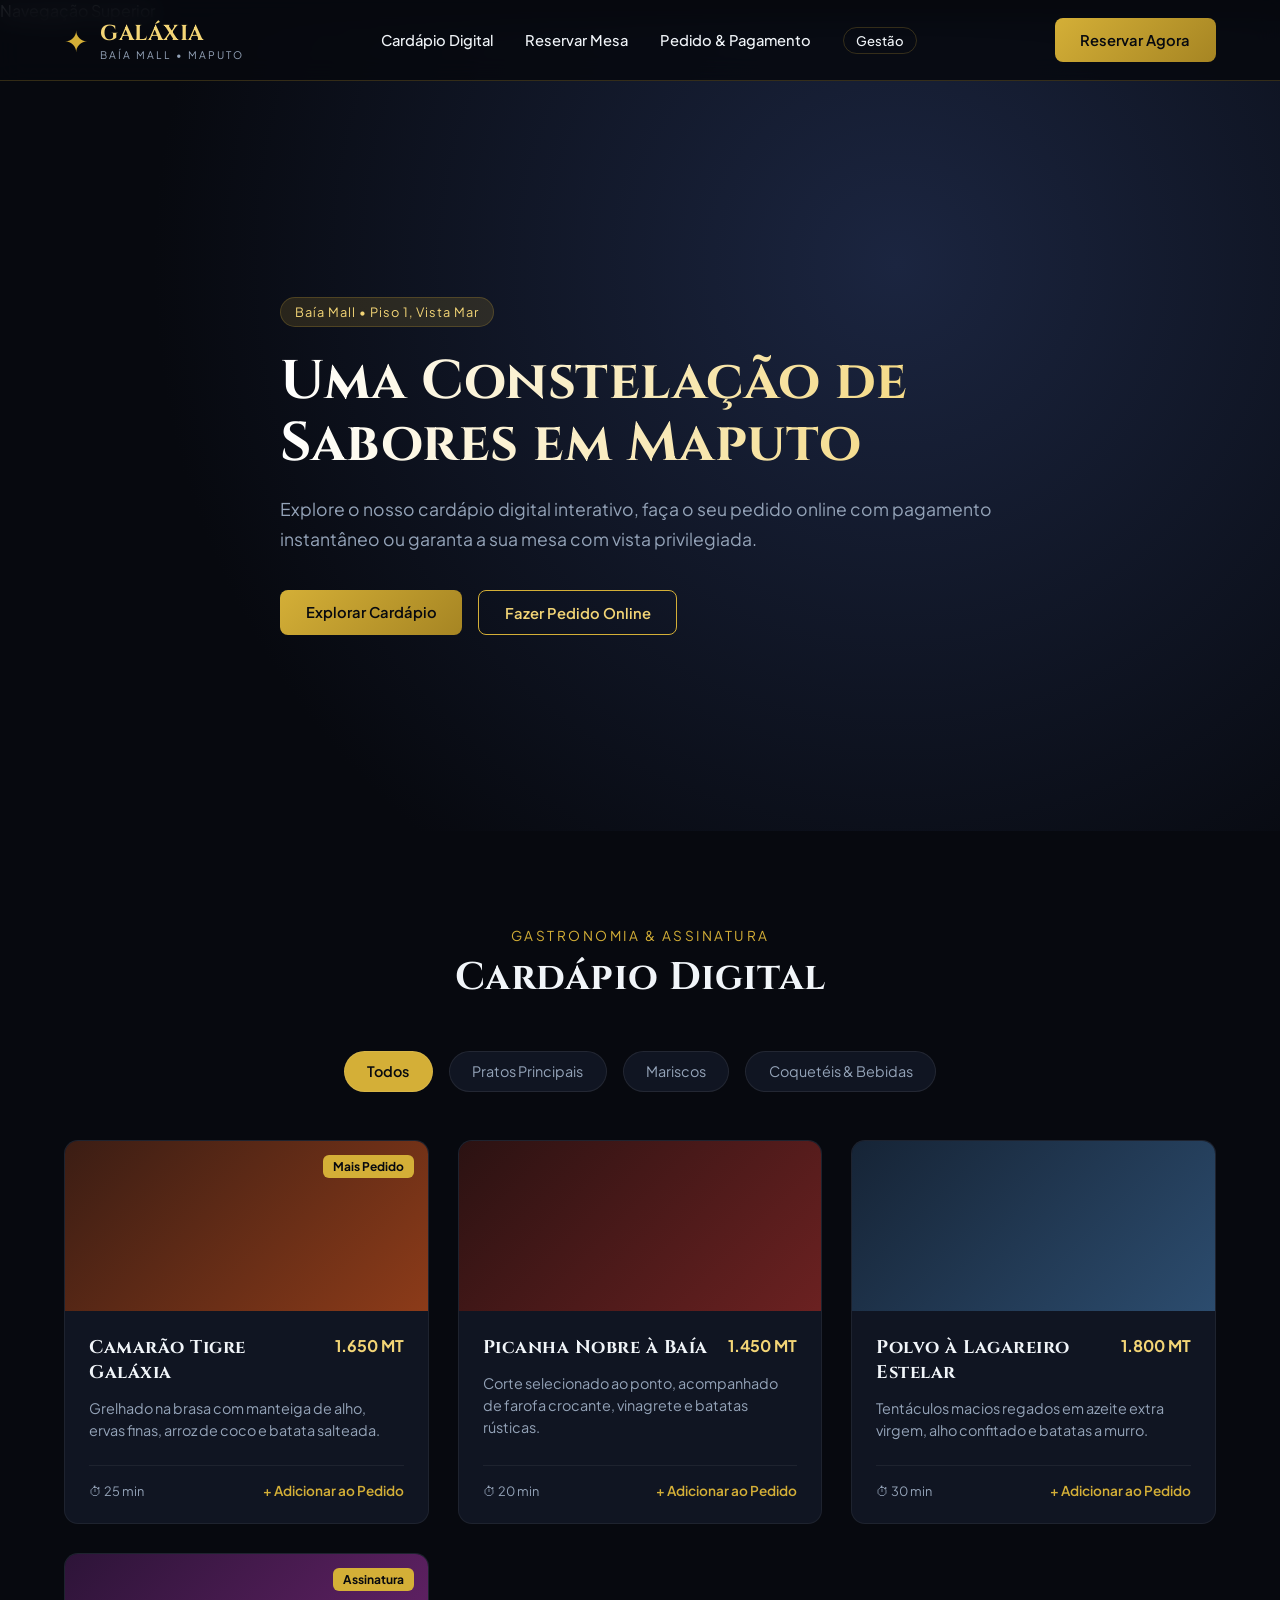
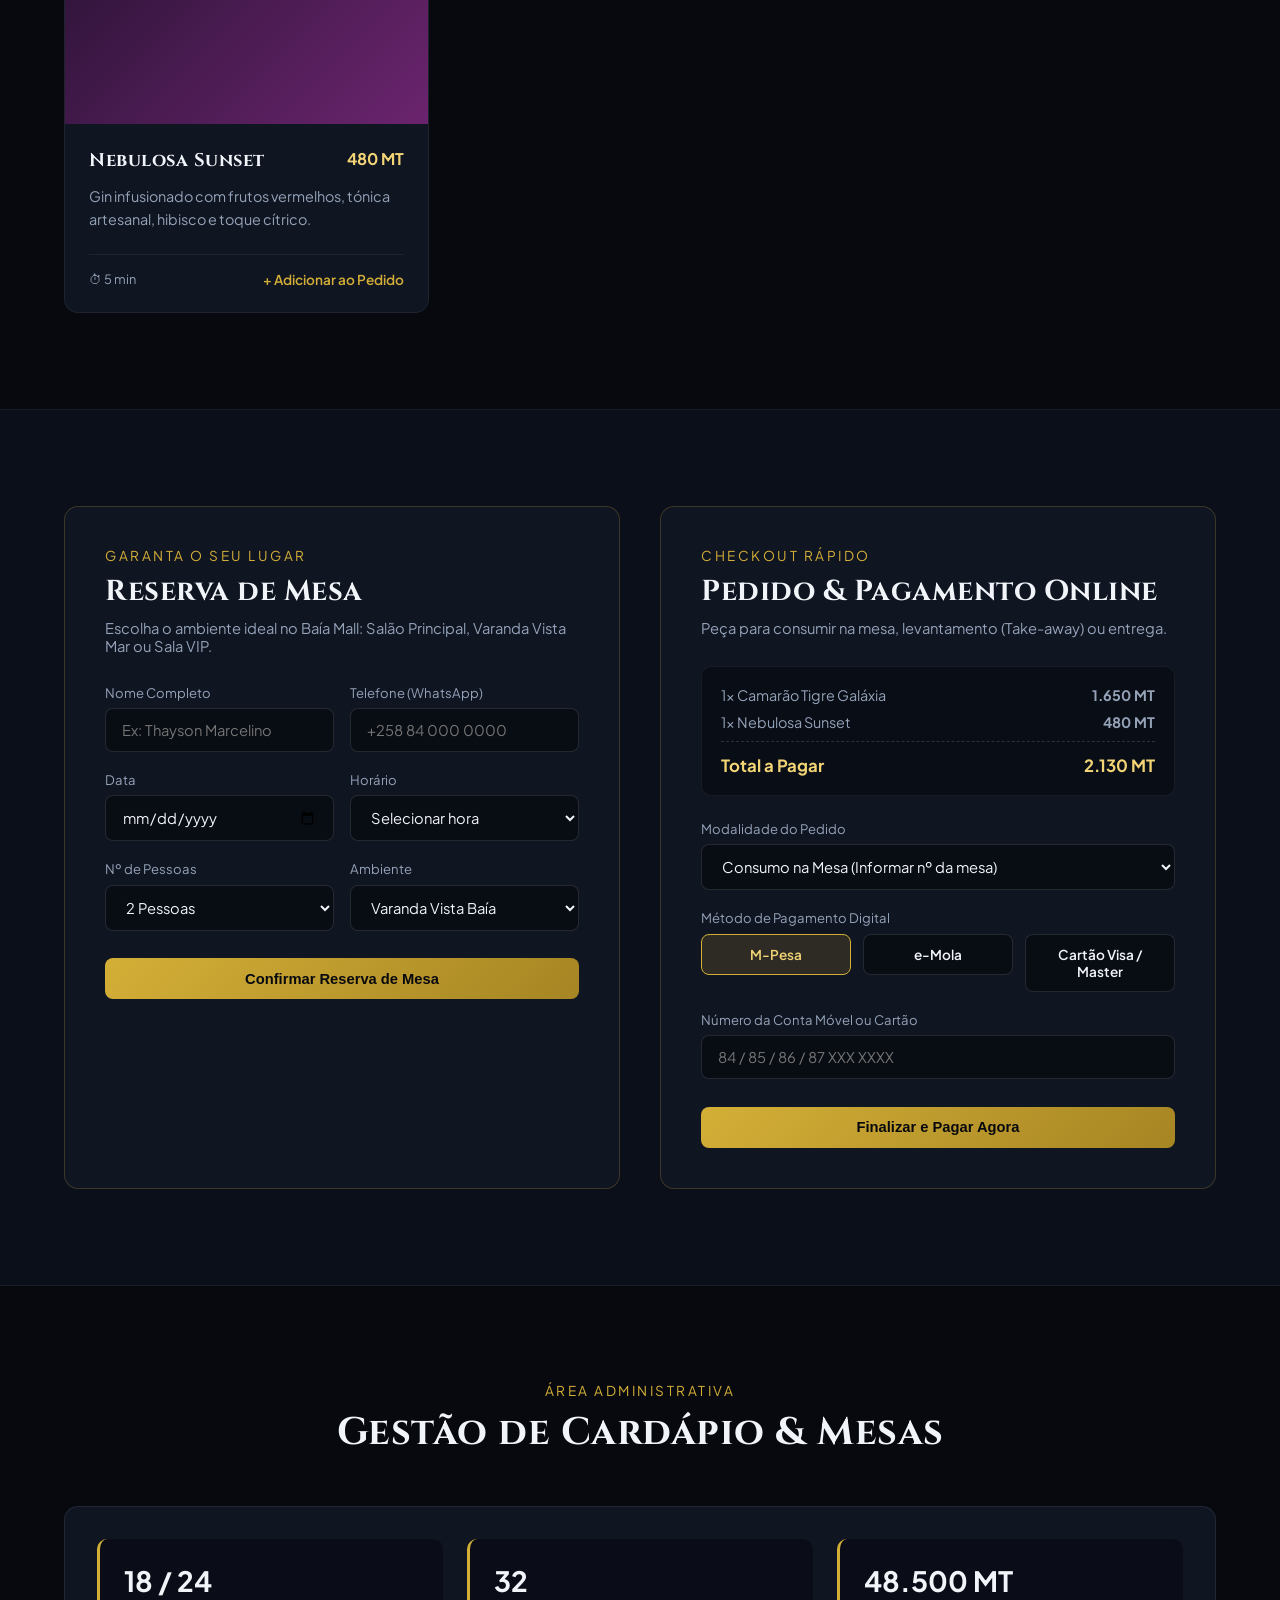
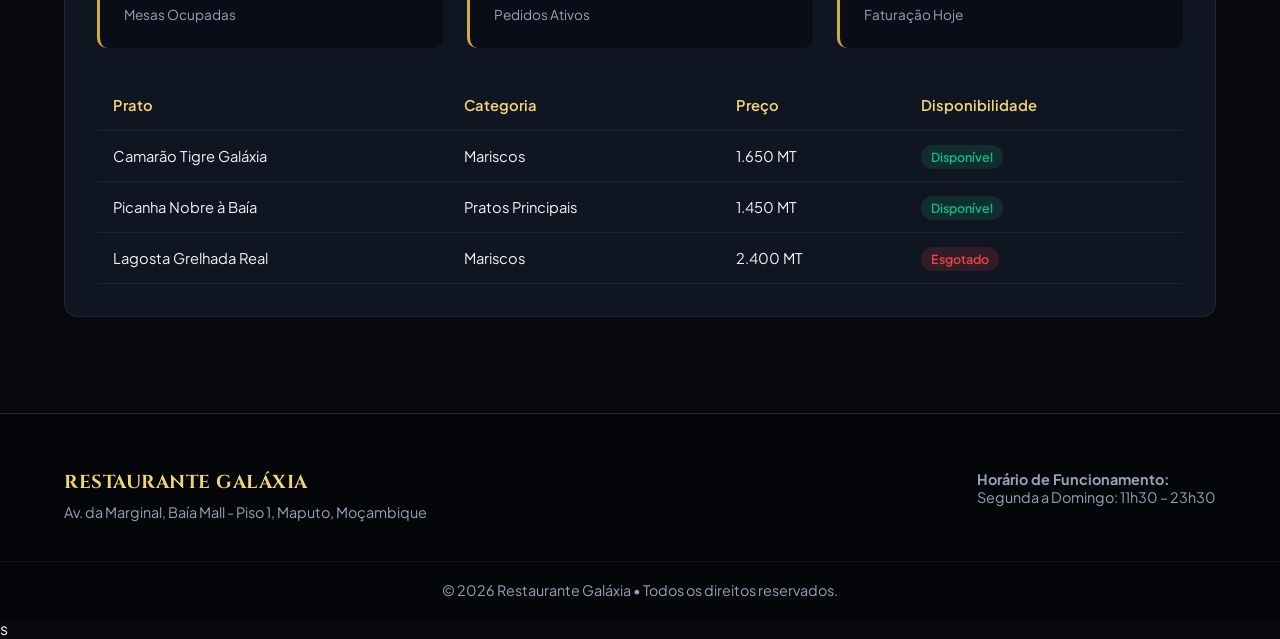
<file: index.html>
<!DOCTYPE html>
<html lang="pt">
<head>
    <meta charset="UTF-8">
    <meta name="viewport" content="width=device-width, initial-scale=1.0">
    <title>Restaurante Galáxia | Baía Mall - Experiência Gastronómica</title>
    
    <link rel="preconnect" href="https://fonts.googleapis.com">
    <link rel="preconnect" href="https://fonts.gstatic.com" crossorigin>
    <link href="https://fonts.googleapis.com/css2?family=Cinzel:wght@600;700&family=Plus+Jakarta+Sans:wght@300;400;500;600;700&display=swap" rel="stylesheet">
    <link rel="stylesheet" href="lesliocss.css">
</head>
<body>

    Navegação Superior
    <header class="navbar">
        <div class="container nav-wrapper">
            <a href="#" class="brand">
                <span class="brand-icon">✦</span>
                <div>
                    <span class="brand-name">GALÁXIA</span>
                    <span class="brand-sub">BAÍA MALL • MAPUTO</span>
                </div>
            </a>

            <nav class="nav-links">
                <a href="#cardapio">Cardápio Digital</a>
                <a href="#reservas">Reservar Mesa</a>
                <a href="#pedido">Pedido & Pagamento</a>
                <a href="#gestao" class="nav-admin">Gestão</a>
            </nav>

            <a href="#reservas" class="btn btn-gold">Reservar Agora</a>
        </div>
    </header>

    <!-- Hero Section -->
    <section class="hero">
        <div class="hero-overlay"></div>
        <div class="container hero-content">
            <span class="badge">Baía Mall • Piso 1, Vista Mar</span>
            <h1>Uma Constelação de Sabores em Maputo</h1>
            <p>Explore o nosso cardápio digital interativo, faça o seu pedido online com pagamento instantâneo ou garanta a sua mesa com vista privilegiada.</p>
            <div class="hero-actions">
                <a href="#cardapio" class="btn btn-gold">Explorar Cardápio</a>
                <a href="#pedido" class="btn btn-outline">Fazer Pedido Online</a>
            </div>
        </div>
    </section>

    <!-- 1. Cardápio Digital com Filtros CSS Puro -->
    <section id="cardapio" class="section">
        <div class="container">
            <div class="section-header">
                <span class="subtitle">Gastronomia & Assinatura</span>
                <h2>Cardápio Digital</h2>
            </div>

            <!-- Controle de Abas via Radio Inputs (Sem JavaScript) -->
            <div class="menu-tabs">
                <input type="radio" name="filtro" id="tab-todos" checked>
                <input type="radio" name="filtro" id="tab-pratos">
                <input type="radio" name="filtro" id="tab-mariscos">
                <input type="radio" name="filtro" id="tab-bebidas">

                <div class="tab-labels">
                    <label for="tab-todos">Todos</label>
                    <label for="tab-pratos">Pratos Principais</label>
                    <label for="tab-mariscos">Mariscos</label>
                    <label for="tab-bebidas">Coquetéis & Bebidas</label>
                </div>

                <!-- Grid de Pratos -->
                <div class="menu-grid">
                    <!-- Item 1 -->
                    <article class="menu-card" data-category="mariscos">
                        <div class="card-badge">Mais Pedido</div>
                        <div class="card-img img-camarao"></div>
                        <div class="card-body">
                            <div class="card-top">
                                <h3>Camarão Tigre Galáxia</h3>
                                <span class="price">1.650 MT</span>
                            </div>
                            <p>Grelhado na brasa com manteiga de alho, ervas finas, arroz de coco e batata salteada.</p>
                            <div class="card-footer">
                                <span class="prep-time">⏱ 25 min</span>
                                <a href="#pedido" class="btn-add">+ Adicionar ao Pedido</a>
                            </div>
                        </div>
                    </article>

                    <!-- Item 2 -->
                    <article class="menu-card" data-category="pratos">
                        <div class="card-img img-bife"></div>
                        <div class="card-body">
                            <div class="card-top">
                                <h3>Picanha Nobre à Baía</h3>
                                <span class="price">1.450 MT</span>
                            </div>
                            <p>Corte selecionado ao ponto, acompanhado de farofa crocante, vinagrete e batatas rústicas.</p>
                            <div class="card-footer">
                                <span class="prep-time">⏱ 20 min</span>
                                <a href="#pedido" class="btn-add">+ Adicionar ao Pedido</a>
                            </div>
                        </div>
                    </article>

                    <!-- Item 3 -->
                    <article class="menu-card" data-category="mariscos">
                        <div class="card-img img-polvo"></div>
                        <div class="card-body">
                            <div class="card-top">
                                <h3>Polvo à Lagareiro Estelar</h3>
                                <span class="price">1.800 MT</span>
                            </div>
                            <p>Tentáculos macios regados em azeite extra virgem, alho confitado e batatas a murro.</p>
                            <div class="card-footer">
                                <span class="prep-time">⏱ 30 min</span>
                                <a href="#pedido" class="btn-add">+ Adicionar ao Pedido</a>
                            </div>
                        </div>
                    </article>

                    <!-- Item 4 -->
                    <article class="menu-card" data-category="bebidas">
                        <div class="card-badge">Assinatura</div>
                        <div class="card-img img-drink"></div>
                        <div class="card-body">
                            <div class="card-top">
                                <h3>Nebulosa Sunset</h3>
                                <span class="price">480 MT</span>
                            </div>
                            <p>Gin infusionado com frutos vermelhos, tónica artesanal, hibisco e toque cítrico.</p>
                            <div class="card-footer">
                                <span class="prep-time">⏱ 5 min</span>
                                <a href="#pedido" class="btn-add">+ Adicionar ao Pedido</a>
                            </div>
                        </div>
                    </article>
                </div>
            </div>
        </div>
    </section>

    <!-- 2. Reservas de Mesas & Pedido Integrado -->
    <section id="reservas" class="section section-alt">
        <div class="container dual-grid">
            
            <!-- Bloco de Reserva -->
            <div class="glass-panel">
                <span class="subtitle">Garanta o seu lugar</span>
                <h2>Reserva de Mesa</h2>
                <p class="panel-desc">Escolha o ambiente ideal no Baía Mall: Salão Principal, Varanda Vista Mar ou Sala VIP.</p>

                <form class="galaxy-form" action="#confirmacao">
                    <div class="form-row">
                        <div class="form-group">
                            <label>Nome Completo</label>
                            <input type="text" placeholder="Ex: Thayson Marcelino" required>
                        </div>
                        <div class="form-group">
                            <label>Telefone (WhatsApp)</label>
                            <input type="tel" placeholder="+258 84 000 0000" required>
                        </div>
                    </div>

                    <div class="form-row">
                        <div class="form-group">
                            <label>Data</label>
                            <input type="date" required>
                        </div>
                        <div class="form-group">
                            <label>Horário</label>
                            <select required>
                                <option value="">Selecionar hora</option>
                                <option>12:30 - Almoço</option>
                                <option>14:00 - Almoço</option>
                                <option>19:30 - Jantar</option>
                                <option>21:00 - Jantar</option>
                            </select>
                        </div>
                    </div>

                    <div class="form-row">
                        <div class="form-group">
                            <label>Nº de Pessoas</label>
                            <select>
                                <option>2 Pessoas</option>
                                <option>4 Pessoas</option>
                                <option>6 Pessoas</option>
                                <option>Grupo (+8 Pessoas)</option>
                            </select>
                        </div>
                        <div class="form-group">
                            <label>Ambiente</label>
                            <select>
                                <option>Varanda Vista Baía</option>
                                <option>Salão Interno Climatizado</option>
                                <option>Área Lounge VIP</option>
                            </select>
                        </div>
                    </div>

                    <button type="submit" class="btn btn-gold btn-full">Confirmar Reserva de Mesa</button>
                </form>
            </div>

            <!-- Bloco de Pedido & Pagamento Online -->
            <div id="pedido" class="glass-panel">
                <span class="subtitle">Checkout Rápido</span>
                <h2>Pedido & Pagamento Online</h2>
                <p class="panel-desc">Peça para consumir na mesa, levantamento (Take-away) ou entrega.</p>

                <div class="order-summary">
                    <div class="order-item">
                        <span>1x Camarão Tigre Galáxia</span>
                        <strong>1.650 MT</strong>
                    </div>
                    <div class="order-item">
                        <span>1x Nebulosa Sunset</span>
                        <strong>480 MT</strong>
                    </div>
                    <div class="order-total">
                        <span>Total a Pagar</span>
                        <span>2.130 MT</span>
                    </div>
                </div>

                <form class="galaxy-form">
                    <div class="form-group">
                        <label>Modalidade do Pedido</label>
                        <select>
                            <option>Consumo na Mesa (Informar nº da mesa)</option>
                            <option>Take-Away (Levantamento no Baía Mall)</option>
                            <option>Delivery (Maputo Cidade)</option>
                        </select>
                    </div>

                    <label class="payment-label">Método de Pagamento Digital</label>
                    <div class="payment-methods">
                        <label class="pay-option">
                            <input type="radio" name="pagamento" checked>
                            <span>M-Pesa</span>
                        </label>
                        <label class="pay-option">
                            <input type="radio" name="pagamento">
                            <span>e-Mola</span>
                        </label>
                        <label class="pay-option">
                            <input type="radio" name="pagamento">
                            <span>Cartão Visa / Master</span>
                        </label>
                    </div>

                    <div class="form-group">
                        <label>Número da Conta Móvel ou Cartão</label>
                        <input type="text" placeholder="84 / 85 / 86 / 87 XXX XXXX" required>
                    </div>

                    <button type="submit" class="btn btn-gold btn-full">Finalizar e Pagar Agora</button>
                </form>
            </div>

        </div>
    </section>

    <!-- 3. Painel de Gestão do Cardápio Digital (Prévia Administrativa) -->
    <section id="gestao" class="section">
        <div class="container">
            <div class="section-header">
                <span class="subtitle">Área Administrativa</span>
                <h2>Gestão de Cardápio & Mesas</h2>
            </div>

            <div class="admin-panel">
                <div class="admin-stats">
                    <div class="stat-box">
                        <span class="stat-num">18 / 24</span>
                        <span class="stat-label">Mesas Ocupadas</span>
                    </div>
                    <div class="stat-box">
                        <span class="stat-num">32</span>
                        <span class="stat-label">Pedidos Ativos</span>
                    </div>
                    <div class="stat-box">
                        <span class="stat-num">48.500 MT</span>
                        <span class="stat-label">Faturação Hoje</span>
                    </div>
                </div>

                <div class="table-responsive">
                    <table class="admin-table">
                        <thead>
                            <tr>
                                <th>Prato</th>
                                <th>Categoria</th>
                                <th>Preço</th>
                                <th>Disponibilidade</th>
                            </tr>
                        </thead>
                        <tbody>
                            <tr>
                                <td>Camarão Tigre Galáxia</td>
                                <td>Mariscos</td>
                                <td>1.650 MT</td>
                                <td><span class="status available">Disponível</span></td>
                            </tr>
                            <tr>
                                <td>Picanha Nobre à Baía</td>
                                <td>Pratos Principais</td>
                                <td>1.450 MT</td>
                                <td><span class="status available">Disponível</span></td>
                            </tr>
                            <tr>
                                <td>Lagosta Grelhada Real</td>
                                <td>Mariscos</td>
                                <td>2.400 MT</td>
                                <td><span class="status soldout">Esgotado</span></td>
                            </tr>
                        </tbody>
                    </table>
                </div>
            </div>
        </div>
    </section>

    <!-- Rodapé -->
    <footer class="footer">
        <div class="container footer-content">
            <div>
                <h3>RESTAURANTE GALÁXIA</h3>
                <p>Av. da Marginal, Baía Mall - Piso 1, Maputo, Moçambique</p>
            </div>
            <div class="footer-hours">
                <p><strong>Horário de Funcionamento:</strong></p>
                <p>Segunda a Domingo: 11h30 – 23h30</p>
            </div>
        </div>
        <div class="footer-bottom">
            <p>&copy; 2026 Restaurante Galáxia • Todos os direitos reservados.</p>
        </div>
    </footer>

</body>
</html>s
</file>
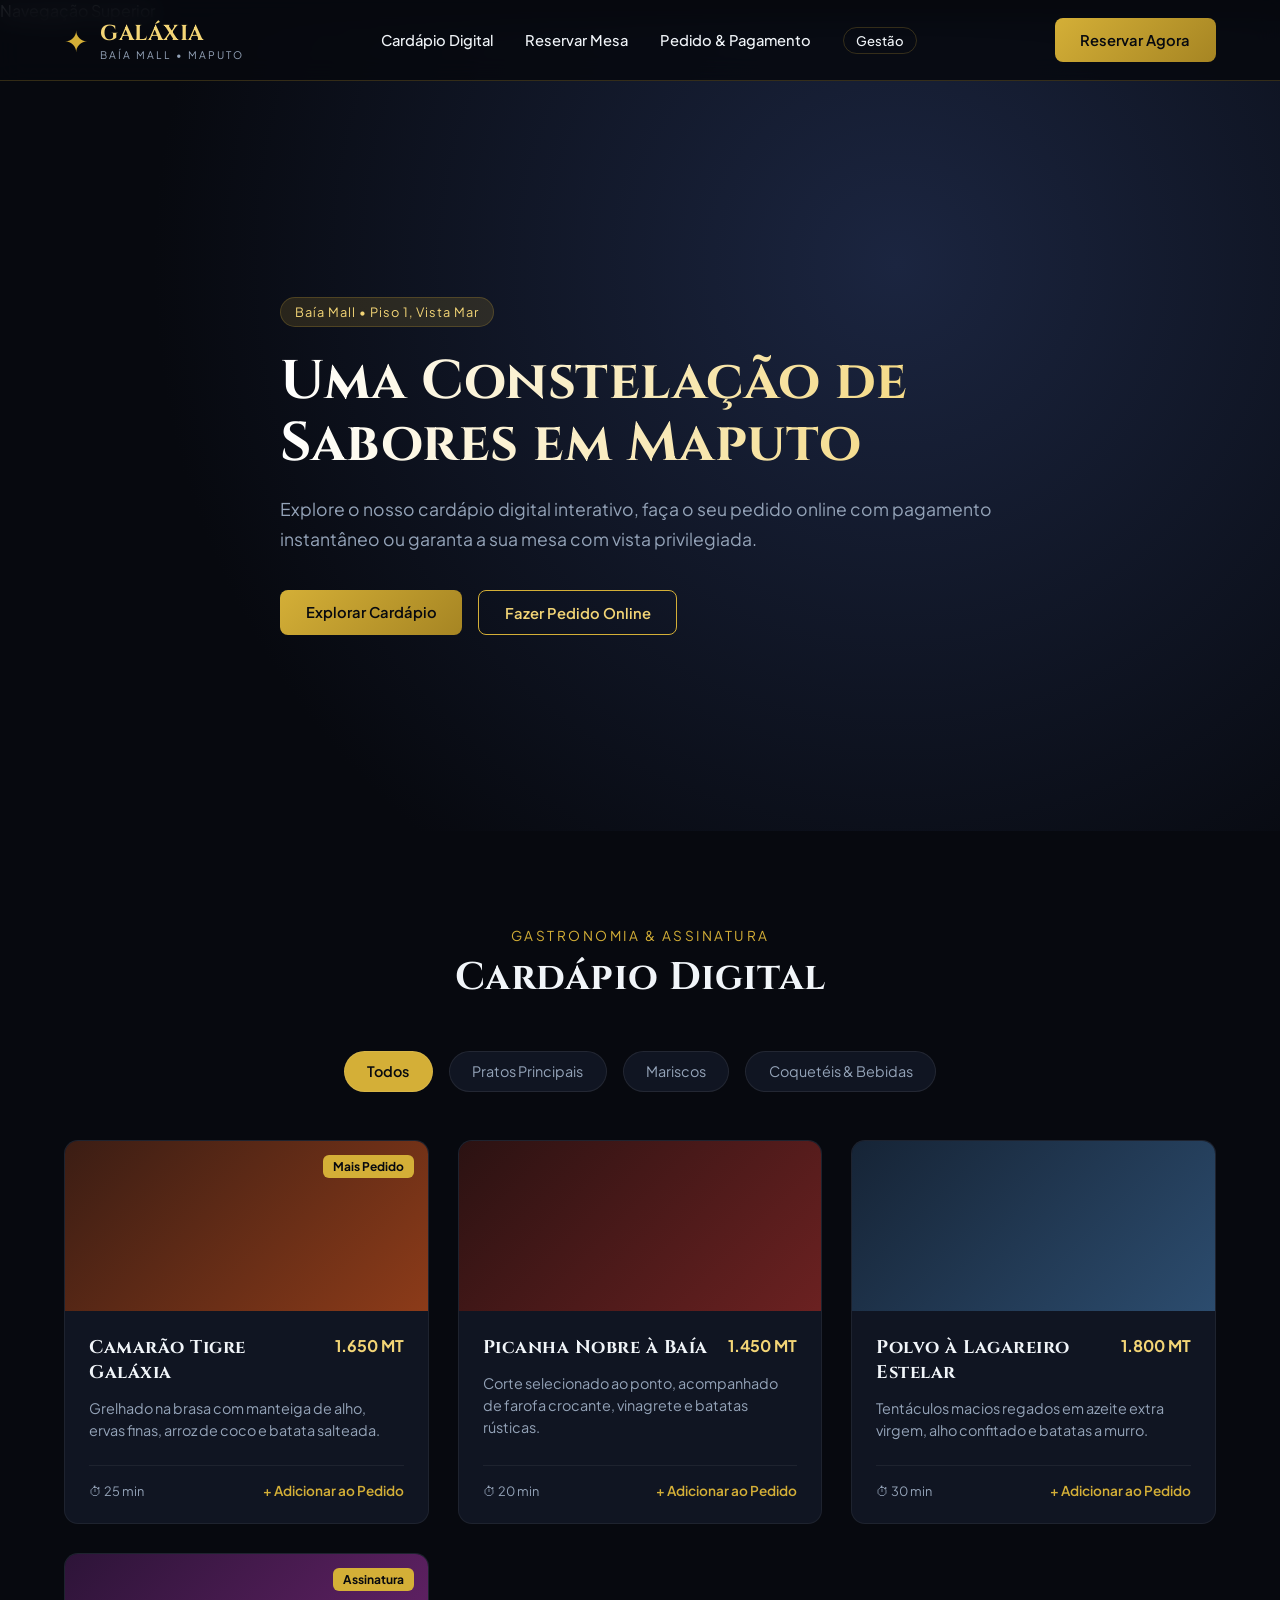
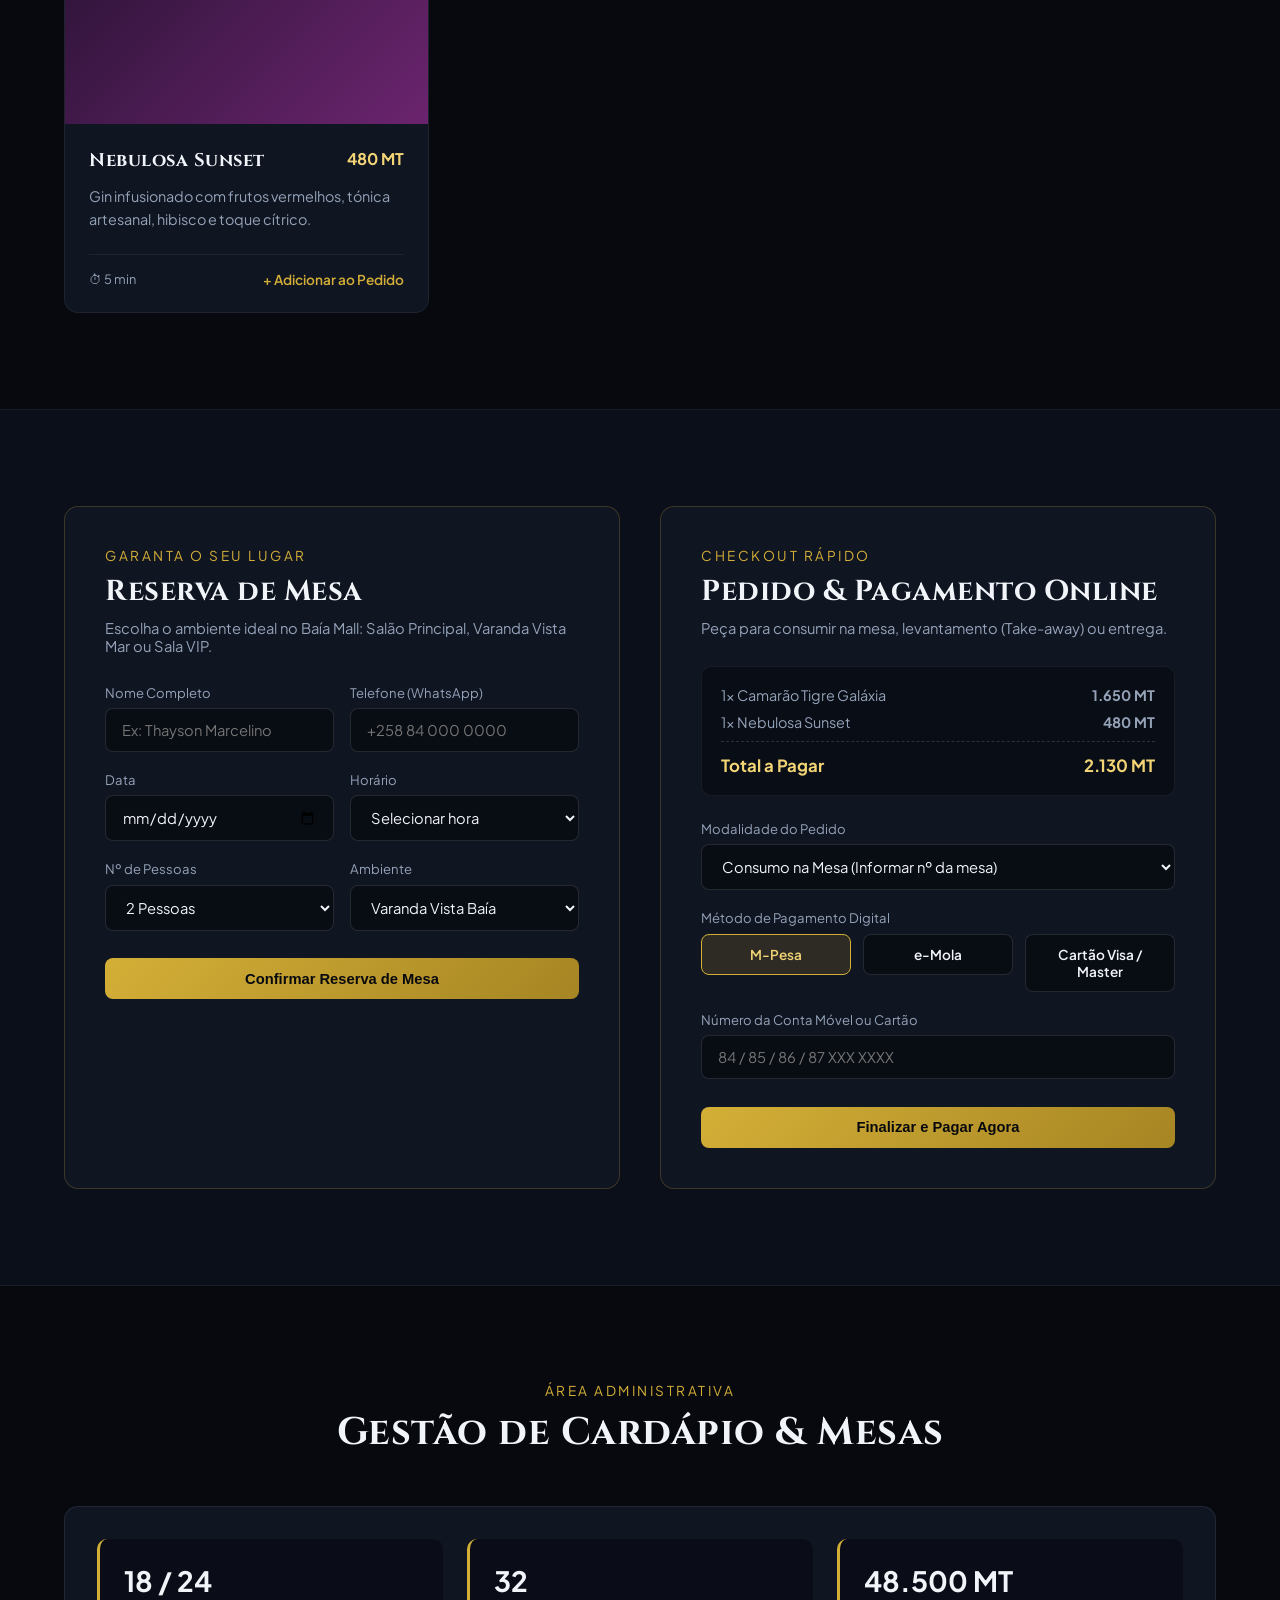
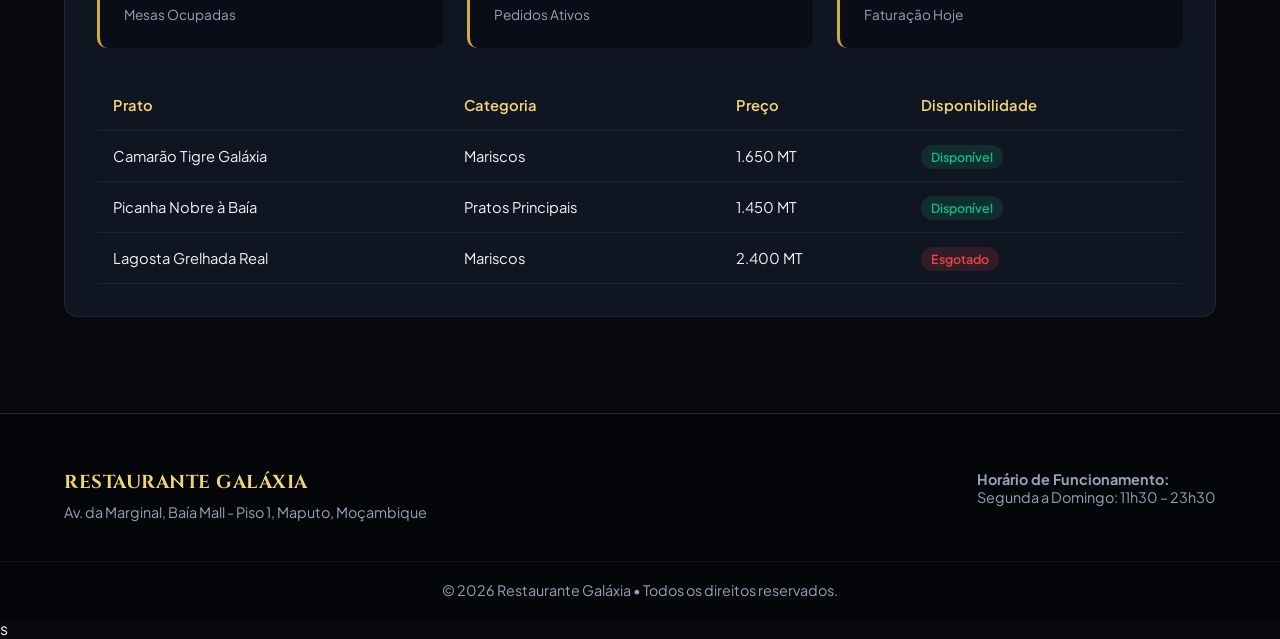
<file: leslio.html>
<!DOCTYPE html>
<html lang="pt">
<head>
    <meta charset="UTF-8">
    <meta name="viewport" content="width=device-width, initial-scale=1.0">
    <title>Restaurante Galáxia | Baía Mall - Experiência Gastronómica</title>
    
    <link rel="preconnect" href="https://fonts.googleapis.com">
    <link rel="preconnect" href="https://fonts.gstatic.com" crossorigin>
    <link href="https://fonts.googleapis.com/css2?family=Cinzel:wght@600;700&family=Plus+Jakarta+Sans:wght@300;400;500;600;700&display=swap" rel="stylesheet">
    <link rel="stylesheet" href="lesliocss.css">
</head>
<body>

    Navegação Superior
    <header class="navbar">
        <div class="container nav-wrapper">
            <a href="#" class="brand">
                <span class="brand-icon">✦</span>
                <div>
                    <span class="brand-name">GALÁXIA</span>
                    <span class="brand-sub">BAÍA MALL • MAPUTO</span>
                </div>
            </a>

            <nav class="nav-links">
                <a href="#cardapio">Cardápio Digital</a>
                <a href="#reservas">Reservar Mesa</a>
                <a href="#pedido">Pedido & Pagamento</a>
                <a href="#gestao" class="nav-admin">Gestão</a>
            </nav>

            <a href="#reservas" class="btn btn-gold">Reservar Agora</a>
        </div>
    </header>

    <!-- Hero Section -->
    <section class="hero">
        <div class="hero-overlay"></div>
        <div class="container hero-content">
            <span class="badge">Baía Mall • Piso 1, Vista Mar</span>
            <h1>Uma Constelação de Sabores em Maputo</h1>
            <p>Explore o nosso cardápio digital interativo, faça o seu pedido online com pagamento instantâneo ou garanta a sua mesa com vista privilegiada.</p>
            <div class="hero-actions">
                <a href="#cardapio" class="btn btn-gold">Explorar Cardápio</a>
                <a href="#pedido" class="btn btn-outline">Fazer Pedido Online</a>
            </div>
        </div>
    </section>

    <!-- 1. Cardápio Digital com Filtros CSS Puro -->
    <section id="cardapio" class="section">
        <div class="container">
            <div class="section-header">
                <span class="subtitle">Gastronomia & Assinatura</span>
                <h2>Cardápio Digital</h2>
            </div>

            <!-- Controle de Abas via Radio Inputs (Sem JavaScript) -->
            <div class="menu-tabs">
                <input type="radio" name="filtro" id="tab-todos" checked>
                <input type="radio" name="filtro" id="tab-pratos">
                <input type="radio" name="filtro" id="tab-mariscos">
                <input type="radio" name="filtro" id="tab-bebidas">

                <div class="tab-labels">
                    <label for="tab-todos">Todos</label>
                    <label for="tab-pratos">Pratos Principais</label>
                    <label for="tab-mariscos">Mariscos</label>
                    <label for="tab-bebidas">Coquetéis & Bebidas</label>
                </div>

                <!-- Grid de Pratos -->
                <div class="menu-grid">
                    <!-- Item 1 -->
                    <article class="menu-card" data-category="mariscos">
                        <div class="card-badge">Mais Pedido</div>
                        <div class="card-img img-camarao"></div>
                        <div class="card-body">
                            <div class="card-top">
                                <h3>Camarão Tigre Galáxia</h3>
                                <span class="price">1.650 MT</span>
                            </div>
                            <p>Grelhado na brasa com manteiga de alho, ervas finas, arroz de coco e batata salteada.</p>
                            <div class="card-footer">
                                <span class="prep-time">⏱ 25 min</span>
                                <a href="#pedido" class="btn-add">+ Adicionar ao Pedido</a>
                            </div>
                        </div>
                    </article>

                    <!-- Item 2 -->
                    <article class="menu-card" data-category="pratos">
                        <div class="card-img img-bife"></div>
                        <div class="card-body">
                            <div class="card-top">
                                <h3>Picanha Nobre à Baía</h3>
                                <span class="price">1.450 MT</span>
                            </div>
                            <p>Corte selecionado ao ponto, acompanhado de farofa crocante, vinagrete e batatas rústicas.</p>
                            <div class="card-footer">
                                <span class="prep-time">⏱ 20 min</span>
                                <a href="#pedido" class="btn-add">+ Adicionar ao Pedido</a>
                            </div>
                        </div>
                    </article>

                    <!-- Item 3 -->
                    <article class="menu-card" data-category="mariscos">
                        <div class="card-img img-polvo"></div>
                        <div class="card-body">
                            <div class="card-top">
                                <h3>Polvo à Lagareiro Estelar</h3>
                                <span class="price">1.800 MT</span>
                            </div>
                            <p>Tentáculos macios regados em azeite extra virgem, alho confitado e batatas a murro.</p>
                            <div class="card-footer">
                                <span class="prep-time">⏱ 30 min</span>
                                <a href="#pedido" class="btn-add">+ Adicionar ao Pedido</a>
                            </div>
                        </div>
                    </article>

                    <!-- Item 4 -->
                    <article class="menu-card" data-category="bebidas">
                        <div class="card-badge">Assinatura</div>
                        <div class="card-img img-drink"></div>
                        <div class="card-body">
                            <div class="card-top">
                                <h3>Nebulosa Sunset</h3>
                                <span class="price">480 MT</span>
                            </div>
                            <p>Gin infusionado com frutos vermelhos, tónica artesanal, hibisco e toque cítrico.</p>
                            <div class="card-footer">
                                <span class="prep-time">⏱ 5 min</span>
                                <a href="#pedido" class="btn-add">+ Adicionar ao Pedido</a>
                            </div>
                        </div>
                    </article>
                </div>
            </div>
        </div>
    </section>

    <!-- 2. Reservas de Mesas & Pedido Integrado -->
    <section id="reservas" class="section section-alt">
        <div class="container dual-grid">
            
            <!-- Bloco de Reserva -->
            <div class="glass-panel">
                <span class="subtitle">Garanta o seu lugar</span>
                <h2>Reserva de Mesa</h2>
                <p class="panel-desc">Escolha o ambiente ideal no Baía Mall: Salão Principal, Varanda Vista Mar ou Sala VIP.</p>

                <form class="galaxy-form" action="#confirmacao">
                    <div class="form-row">
                        <div class="form-group">
                            <label>Nome Completo</label>
                            <input type="text" placeholder="Ex: Thayson Marcelino" required>
                        </div>
                        <div class="form-group">
                            <label>Telefone (WhatsApp)</label>
                            <input type="tel" placeholder="+258 84 000 0000" required>
                        </div>
                    </div>

                    <div class="form-row">
                        <div class="form-group">
                            <label>Data</label>
                            <input type="date" required>
                        </div>
                        <div class="form-group">
                            <label>Horário</label>
                            <select required>
                                <option value="">Selecionar hora</option>
                                <option>12:30 - Almoço</option>
                                <option>14:00 - Almoço</option>
                                <option>19:30 - Jantar</option>
                                <option>21:00 - Jantar</option>
                            </select>
                        </div>
                    </div>

                    <div class="form-row">
                        <div class="form-group">
                            <label>Nº de Pessoas</label>
                            <select>
                                <option>2 Pessoas</option>
                                <option>4 Pessoas</option>
                                <option>6 Pessoas</option>
                                <option>Grupo (+8 Pessoas)</option>
                            </select>
                        </div>
                        <div class="form-group">
                            <label>Ambiente</label>
                            <select>
                                <option>Varanda Vista Baía</option>
                                <option>Salão Interno Climatizado</option>
                                <option>Área Lounge VIP</option>
                            </select>
                        </div>
                    </div>

                    <button type="submit" class="btn btn-gold btn-full">Confirmar Reserva de Mesa</button>
                </form>
            </div>

            <!-- Bloco de Pedido & Pagamento Online -->
            <div id="pedido" class="glass-panel">
                <span class="subtitle">Checkout Rápido</span>
                <h2>Pedido & Pagamento Online</h2>
                <p class="panel-desc">Peça para consumir na mesa, levantamento (Take-away) ou entrega.</p>

                <div class="order-summary">
                    <div class="order-item">
                        <span>1x Camarão Tigre Galáxia</span>
                        <strong>1.650 MT</strong>
                    </div>
                    <div class="order-item">
                        <span>1x Nebulosa Sunset</span>
                        <strong>480 MT</strong>
                    </div>
                    <div class="order-total">
                        <span>Total a Pagar</span>
                        <span>2.130 MT</span>
                    </div>
                </div>

                <form class="galaxy-form">
                    <div class="form-group">
                        <label>Modalidade do Pedido</label>
                        <select>
                            <option>Consumo na Mesa (Informar nº da mesa)</option>
                            <option>Take-Away (Levantamento no Baía Mall)</option>
                            <option>Delivery (Maputo Cidade)</option>
                        </select>
                    </div>

                    <label class="payment-label">Método de Pagamento Digital</label>
                    <div class="payment-methods">
                        <label class="pay-option">
                            <input type="radio" name="pagamento" checked>
                            <span>M-Pesa</span>
                        </label>
                        <label class="pay-option">
                            <input type="radio" name="pagamento">
                            <span>e-Mola</span>
                        </label>
                        <label class="pay-option">
                            <input type="radio" name="pagamento">
                            <span>Cartão Visa / Master</span>
                        </label>
                    </div>

                    <div class="form-group">
                        <label>Número da Conta Móvel ou Cartão</label>
                        <input type="text" placeholder="84 / 85 / 86 / 87 XXX XXXX" required>
                    </div>

                    <button type="submit" class="btn btn-gold btn-full">Finalizar e Pagar Agora</button>
                </form>
            </div>

        </div>
    </section>

    <!-- 3. Painel de Gestão do Cardápio Digital (Prévia Administrativa) -->
    <section id="gestao" class="section">
        <div class="container">
            <div class="section-header">
                <span class="subtitle">Área Administrativa</span>
                <h2>Gestão de Cardápio & Mesas</h2>
            </div>

            <div class="admin-panel">
                <div class="admin-stats">
                    <div class="stat-box">
                        <span class="stat-num">18 / 24</span>
                        <span class="stat-label">Mesas Ocupadas</span>
                    </div>
                    <div class="stat-box">
                        <span class="stat-num">32</span>
                        <span class="stat-label">Pedidos Ativos</span>
                    </div>
                    <div class="stat-box">
                        <span class="stat-num">48.500 MT</span>
                        <span class="stat-label">Faturação Hoje</span>
                    </div>
                </div>

                <div class="table-responsive">
                    <table class="admin-table">
                        <thead>
                            <tr>
                                <th>Prato</th>
                                <th>Categoria</th>
                                <th>Preço</th>
                                <th>Disponibilidade</th>
                            </tr>
                        </thead>
                        <tbody>
                            <tr>
                                <td>Camarão Tigre Galáxia</td>
                                <td>Mariscos</td>
                                <td>1.650 MT</td>
                                <td><span class="status available">Disponível</span></td>
                            </tr>
                            <tr>
                                <td>Picanha Nobre à Baía</td>
                                <td>Pratos Principais</td>
                                <td>1.450 MT</td>
                                <td><span class="status available">Disponível</span></td>
                            </tr>
                            <tr>
                                <td>Lagosta Grelhada Real</td>
                                <td>Mariscos</td>
                                <td>2.400 MT</td>
                                <td><span class="status soldout">Esgotado</span></td>
                            </tr>
                        </tbody>
                    </table>
                </div>
            </div>
        </div>
    </section>

    <!-- Rodapé -->
    <footer class="footer">
        <div class="container footer-content">
            <div>
                <h3>RESTAURANTE GALÁXIA</h3>
                <p>Av. da Marginal, Baía Mall - Piso 1, Maputo, Moçambique</p>
            </div>
            <div class="footer-hours">
                <p><strong>Horário de Funcionamento:</strong></p>
                <p>Segunda a Domingo: 11h30 – 23h30</p>
            </div>
        </div>
        <div class="footer-bottom">
            <p>&copy; 2026 Restaurante Galáxia • Todos os direitos reservados.</p>
        </div>
    </footer>

</body>
</html>s
</file>
<file: lesliocss.css>
/* =========================================
   VARIÁVEIS E CONFIGURAÇÕES GERAIS
   ========================================= */
:root {
    --bg-deep: #07090f;
    --bg-card: #101522;
    --bg-glass: rgba(18, 24, 38, 0.78);
    --gold: #d4af37;
    --gold-light: #f3d576;
    --gold-dark: #a68523;
    --text-main: #f1f5f9;
    --text-muted: #94a3b8;
    --border-glass: rgba(212, 175, 55, 0.22);
    --success: #10b981;
    --danger: #ef4444;
    --radius: 14px;
    --transition: all 0.3s ease;
}

* {
    margin: 0;
    padding: 0;
    box-sizing: border-box;
}

html {
    scroll-behavior: smooth;
    font-family: 'Plus Jakarta Sans', sans-serif;
    background-color: var(--bg-deep);
    color: var(--text-main);
}

h1, h2, h3, .brand-name {
    font-family: 'Cinzel', serif;
    letter-spacing: 0.5px;
}

.container {
    width: 90%;
    max-width: 1200px;
    margin: 0 auto;
}

/* =========================================
   NAVEGAÇÃO (NAVBAR)
   ========================================= */
.navbar {
    position: fixed;
    top: 0;
    width: 100%;
    z-index: 1000;
    background: rgba(7, 9, 15, 0.85);
    backdrop-filter: blur(12px);
    border-bottom: 1px solid var(--border-glass);
}

.nav-wrapper {
    display: flex;
    justify-content: space-between;
    align-items: center;
    height: 80px;
}

.brand {
    display: flex;
    align-items: center;
    gap: 12px;
    text-decoration: none;
    color: var(--text-main);
}

.brand-icon {
    font-size: 1.8rem;
    color: var(--gold);
}

.brand-name {
    display: block;
    font-size: 1.35rem;
    font-weight: 700;
    color: var(--gold-light);
}

.brand-sub {
    display: block;
    font-size: 0.65rem;
    letter-spacing: 2px;
    color: var(--text-muted);
}

.nav-links {
    display: flex;
    gap: 2rem;
    align-items: center;
}

.nav-links a {
    text-decoration: none;
    color: var(--text-main);
    font-size: 0.92rem;
    font-weight: 500;
    transition: var(--transition);
}

.nav-links a:hover {
    color: var(--gold);
}

.nav-admin {
    padding: 4px 12px;
    border: 1px solid var(--border-glass);
    border-radius: 20px;
    font-size: 0.82rem !important;
}

/* =========================================
   BOTÕES
   ========================================= */
.btn {
    display: inline-block;
    padding: 0.8rem 1.6rem;
    border-radius: 8px;
    font-weight: 600;
    font-size: 0.92rem;
    text-decoration: none;
    cursor: pointer;
    border: none;
    transition: var(--transition);
    text-align: center;
}

.btn-gold {
    background: linear-gradient(135deg, var(--gold), var(--gold-dark));
    color: #07090f;
}

.btn-gold:hover {
    background: linear-gradient(135deg, var(--gold-light), var(--gold));
    transform: translateY(-2px);
    box-shadow: 0 8px 20px rgba(212, 175, 55, 0.25);
}

.btn-outline {
    background: transparent;
    border: 1px solid var(--gold);
    color: var(--gold-light);
}

.btn-outline:hover {
    background: rgba(212, 175, 55, 0.12);
}

.btn-full {
    width: 100%;
    margin-top: 0.5rem;
}

/* =========================================
   HERO SECTION
   ========================================= */
.hero {
    position: relative;
    min-height: 90vh;
    display: flex;
    align-items: center;
    padding-top: 80px;
    background: radial-gradient(circle at 70% 30%, #1b2540 0%, #07090f 70%);
    overflow: hidden;
}

.hero-content {
    position: relative;
    z-index: 2;
    max-width: 720px;
}

.badge {
    display: inline-block;
    padding: 6px 14px;
    background: rgba(212, 175, 55, 0.15);
    border: 1px solid var(--border-glass);
    color: var(--gold-light);
    border-radius: 30px;
    font-size: 0.8rem;
    letter-spacing: 1px;
    margin-bottom: 1.5rem;
}

.hero h1 {
    font-size: 3.4rem;
    line-height: 1.15;
    margin-bottom: 1.2rem;
    background: linear-gradient(to right, #ffffff, var(--gold-light));
    -webkit-background-clip: text;
    -webkit-text-fill-color: transparent;
}

.hero p {
    font-size: 1.1rem;
    color: var(--text-muted);
    line-height: 1.7;
    margin-bottom: 2.2rem;
}

.hero-actions {
    display: flex;
    gap: 1rem;
    flex-wrap: wrap;
}

/* =========================================
   SEÇÕES E CARDÁPIO DIGITAL (FILTROS CSS)
   ========================================= */
.section {
    padding: 6rem 0;
}

.section-alt {
    background-color: #0b0f19;
    border-top: 1px solid rgba(255, 255, 255, 0.05);
    border-bottom: 1px solid rgba(255, 255, 255, 0.05);
}

.section-header {
    text-align: center;
    margin-bottom: 3rem;
}

.subtitle {
    display: block;
    color: var(--gold);
    font-size: 0.85rem;
    text-transform: uppercase;
    letter-spacing: 2.5px;
    margin-bottom: 0.5rem;
}

.section-header h2 {
    font-size: 2.4rem;
}

/* Esconde os radio buttons nativos */
.menu-tabs input[type="radio"] {
    display: none;
}

.tab-labels {
    display: flex;
    justify-content: center;
    gap: 1rem;
    flex-wrap: wrap;
    margin-bottom: 3rem;
}

.tab-labels label {
    padding: 0.65rem 1.4rem;
    border-radius: 30px;
    background: var(--bg-card);
    border: 1px solid rgba(255, 255, 255, 0.08);
    color: var(--text-muted);
    cursor: pointer;
    font-size: 0.9rem;
    transition: var(--transition);
}

.tab-labels label:hover {
    border-color: var(--gold);
    color: var(--text-main);
}

/* Estilo da aba ativa */
#tab-todos:checked ~ .tab-labels label[for="tab-todos"],
#tab-pratos:checked ~ .tab-labels label[for="tab-pratos"],
#tab-mariscos:checked ~ .tab-labels label[for="tab-mariscos"],
#tab-bebidas:checked ~ .tab-labels label[for="tab-bebidas"] {
    background: var(--gold);
    color: #07090f;
    font-weight: 600;
}

/* Lógica de filtragem em CSS puro */
#tab-pratos:checked ~ .menu-grid .menu-card:not([data-category="pratos"]),
#tab-mariscos:checked ~ .menu-grid .menu-card:not([data-category="mariscos"]),
#tab-bebidas:checked ~ .menu-grid .menu-card:not([data-category="bebidas"]) {
    display: none;
}

.menu-grid {
    display: grid;
    grid-template-columns: repeat(auto-fit, minmax(270px, 1fr));
    gap: 1.8rem;
}

.menu-card {
    position: relative;
    background: var(--bg-card);
    border: 1px solid rgba(255, 255, 255, 0.06);
    border-radius: var(--radius);
    overflow: hidden;
    transition: var(--transition);
    display: flex;
    flex-direction: column;
}

.menu-card:hover {
    transform: translateY(-6px);
    border-color: var(--border-glass);
    box-shadow: 0 12px 30px rgba(0, 0, 0, 0.5);
}

.card-badge {
    position: absolute;
    top: 14px;
    right: 14px;
    background: var(--gold);
    color: #07090f;
    font-size: 0.75rem;
    font-weight: 700;
    padding: 4px 10px;
    border-radius: 6px;
}

/* Gradientes decorativos simulando fotos gastronômicas */
.card-img {
    height: 170px;
    width: 100%;
    background-size: cover;
    background-position: center;
}
.img-camarao { background: linear-gradient(135deg, #3b1d14, #8c3b19); }
.img-bife    { background: linear-gradient(135deg, #2b1212, #6b2121); }
.img-polvo   { background: linear-gradient(135deg, #162436, #2c4c6e); }
.img-drink   { background: linear-gradient(135deg, #2d1438, #6b246e); }

.card-body {
    padding: 1.5rem;
    display: flex;
    flex-direction: column;
    flex-grow: 1;
}

.card-top {
    display: flex;
    justify-content: space-between;
    align-items: flex-start;
    gap: 10px;
    margin-bottom: 0.75rem;
}

.card-top h3 {
    font-size: 1.15rem;
    color: var(--text-main);
}

.price {
    color: var(--gold-light);
    font-weight: 700;
    white-space: nowrap;
}

.card-body p {
    color: var(--text-muted);
    font-size: 0.9rem;
    line-height: 1.55;
    margin-bottom: 1.5rem;
    flex-grow: 1;
}

.card-footer {
    display: flex;
    justify-content: space-between;
    align-items: center;
    padding-top: 1rem;
    border-top: 1px solid rgba(255, 255, 255, 0.06);
}

.prep-time {
    font-size: 0.8rem;
    color: var(--text-muted);
}

.btn-add {
    color: var(--gold);
    text-decoration: none;
    font-size: 0.85rem;
    font-weight: 600;
}

.btn-add:hover {
    text-decoration: underline;
}

/* =========================================
   RESERVAS & PAGAMENTO (GLASSMORPHISM)
   ========================================= */
.dual-grid {
    display: grid;
    grid-template-columns: repeat(auto-fit, minmax(340px, 1fr));
    gap: 2.5rem;
}

.glass-panel {
    background: var(--bg-glass);
    backdrop-filter: blur(16px);
    border: 1px solid var(--border-glass);
    border-radius: var(--radius);
    padding: 2.5rem;
}

.glass-panel h2 {
    font-size: 1.8rem;
    margin-bottom: 0.5rem;
}

.panel-desc {
    color: var(--text-muted);
    font-size: 0.92rem;
    margin-bottom: 1.8rem;
}

.galaxy-form .form-row {
    display: grid;
    grid-template-columns: 1fr 1fr;
    gap: 1rem;
}

.form-group {
    margin-bottom: 1.2rem;
}

.form-group label, .payment-label {
    display: block;
    font-size: 0.82rem;
    color: var(--text-muted);
    margin-bottom: 0.45rem;
}

.form-group input,
.form-group select {
    width: 100%;
    padding: 0.75rem 1rem;
    background: rgba(7, 9, 15, 0.7);
    border: 1px solid rgba(255, 255, 255, 0.12);
    border-radius: 8px;
    color: var(--text-main);
    font-family: inherit;
    font-size: 0.92rem;
}

.form-group input:focus,
.form-group select:focus {
    outline: none;
    border-color: var(--gold);
}

/* Resumo do Pedido */
.order-summary {
    background: rgba(7, 9, 15, 0.6);
    border-radius: 10px;
    padding: 1.2rem;
    margin-bottom: 1.5rem;
    border: 1px solid rgba(255, 255, 255, 0.06);
}

.order-item {
    display: flex;
    justify-content: space-between;
    font-size: 0.9rem;
    color: var(--text-muted);
    margin-bottom: 0.6rem;
}

.order-total {
    display: flex;
    justify-content: space-between;
    padding-top: 0.8rem;
    margin-top: 0.6rem;
    border-top: 1px dashed rgba(255, 255, 255, 0.15);
    font-weight: 700;
    color: var(--gold-light);
    font-size: 1.05rem;
}

/* Métodos de Pagamento */
.payment-methods {
    display: grid;
    grid-template-columns: repeat(3, 1fr);
    gap: 0.75rem;
    margin-bottom: 1.2rem;
}

.pay-option {
    cursor: pointer;
}

.pay-option input {
    display: none;
}

.pay-option span {
    display: block;
    text-align: center;
    padding: 0.7rem 0.5rem;
    background: rgba(7, 9, 15, 0.7);
    border: 1px solid rgba(255, 255, 255, 0.12);
    border-radius: 8px;
    font-size: 0.85rem;
    font-weight: 600;
    transition: var(--transition);
}

.pay-option input:checked + span {
    border-color: var(--gold);
    background: rgba(212, 175, 55, 0.15);
    color: var(--gold-light);
}

/* =========================================
   PAINEL DE GESTÃO (ADMIN)
   ========================================= */
.admin-panel {
    background: var(--bg-card);
    border: 1px solid rgba(255, 255, 255, 0.08);
    border-radius: var(--radius);
    padding: 2rem;
}

.admin-stats {
    display: grid;
    grid-template-columns: repeat(auto-fit, minmax(200px, 1fr));
    gap: 1.5rem;
    margin-bottom: 2rem;
}

.stat-box {
    background: rgba(7, 9, 15, 0.6);
    padding: 1.5rem;
    border-radius: 10px;
    border-left: 3px solid var(--gold);
}

.stat-num {
    display: block;
    font-size: 1.75rem;
    font-weight: 700;
    color: var(--text-main);
    margin-bottom: 0.3rem;
}

.stat-label {
    font-size: 0.85rem;
    color: var(--text-muted);
}

.table-responsive {
    overflow-x: auto;
}

.admin-table {
    width: 100%;
    border-collapse: collapse;
    text-align: left;
}

.admin-table th, .admin-table td {
    padding: 1rem;
    border-bottom: 1px solid rgba(255, 255, 255, 0.06);
    font-size: 0.92rem;
}

.admin-table th {
    color: var(--gold-light);
    font-weight: 600;
}

.status {
    padding: 4px 10px;
    border-radius: 20px;
    font-size: 0.78rem;
    font-weight: 600;
}

.status.available {
    background: rgba(16, 185, 129, 0.15);
    color: var(--success);
}

.status.soldout {
    background: rgba(239, 68, 68, 0.15);
    color: var(--danger);
}

/* =========================================
   RODAPÉ & RESPONSIVIDADE
   ========================================= */
.footer {
    background: #040509;
    padding-top: 3.5rem;
    border-top: 1px solid var(--border-glass);
}

.footer-content {
    display: flex;
    justify-content: space-between;
    flex-wrap: wrap;
    gap: 2rem;
    padding-bottom: 2.5rem;
}

.footer h3 {
    color: var(--gold-light);
    margin-bottom: 0.5rem;
}

.footer p {
    color: var(--text-muted);
    font-size: 0.9rem;
}

.footer-bottom {
    text-align: center;
    padding: 1.2rem 0;
    border-top: 1px solid rgba(255, 255, 255, 0.05);
}

@media (max-width: 768px) {
    .nav-links {
        display: none;
    }
    .hero h1 {
        font-size: 2.3rem;
    }
    .galaxy-form .form-row {
        grid-template-columns: 1fr;
    }
}
</file>
